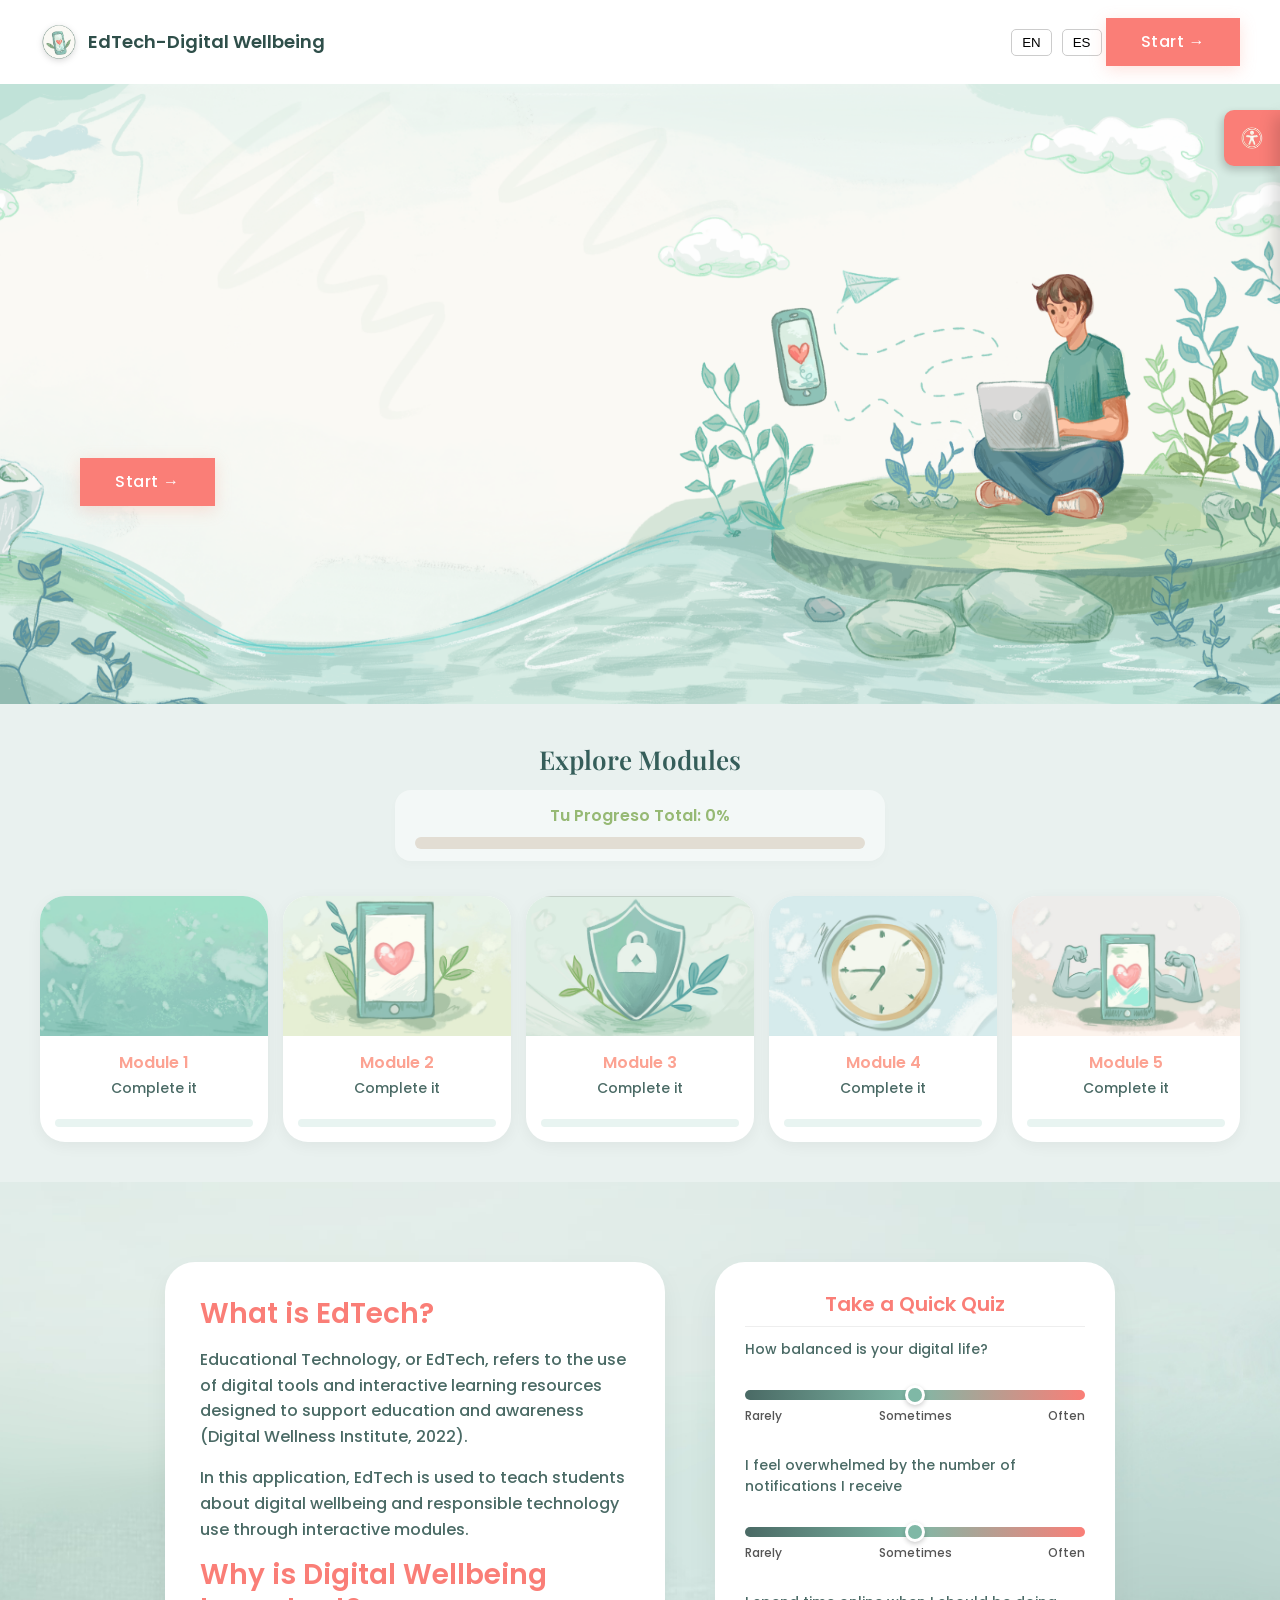
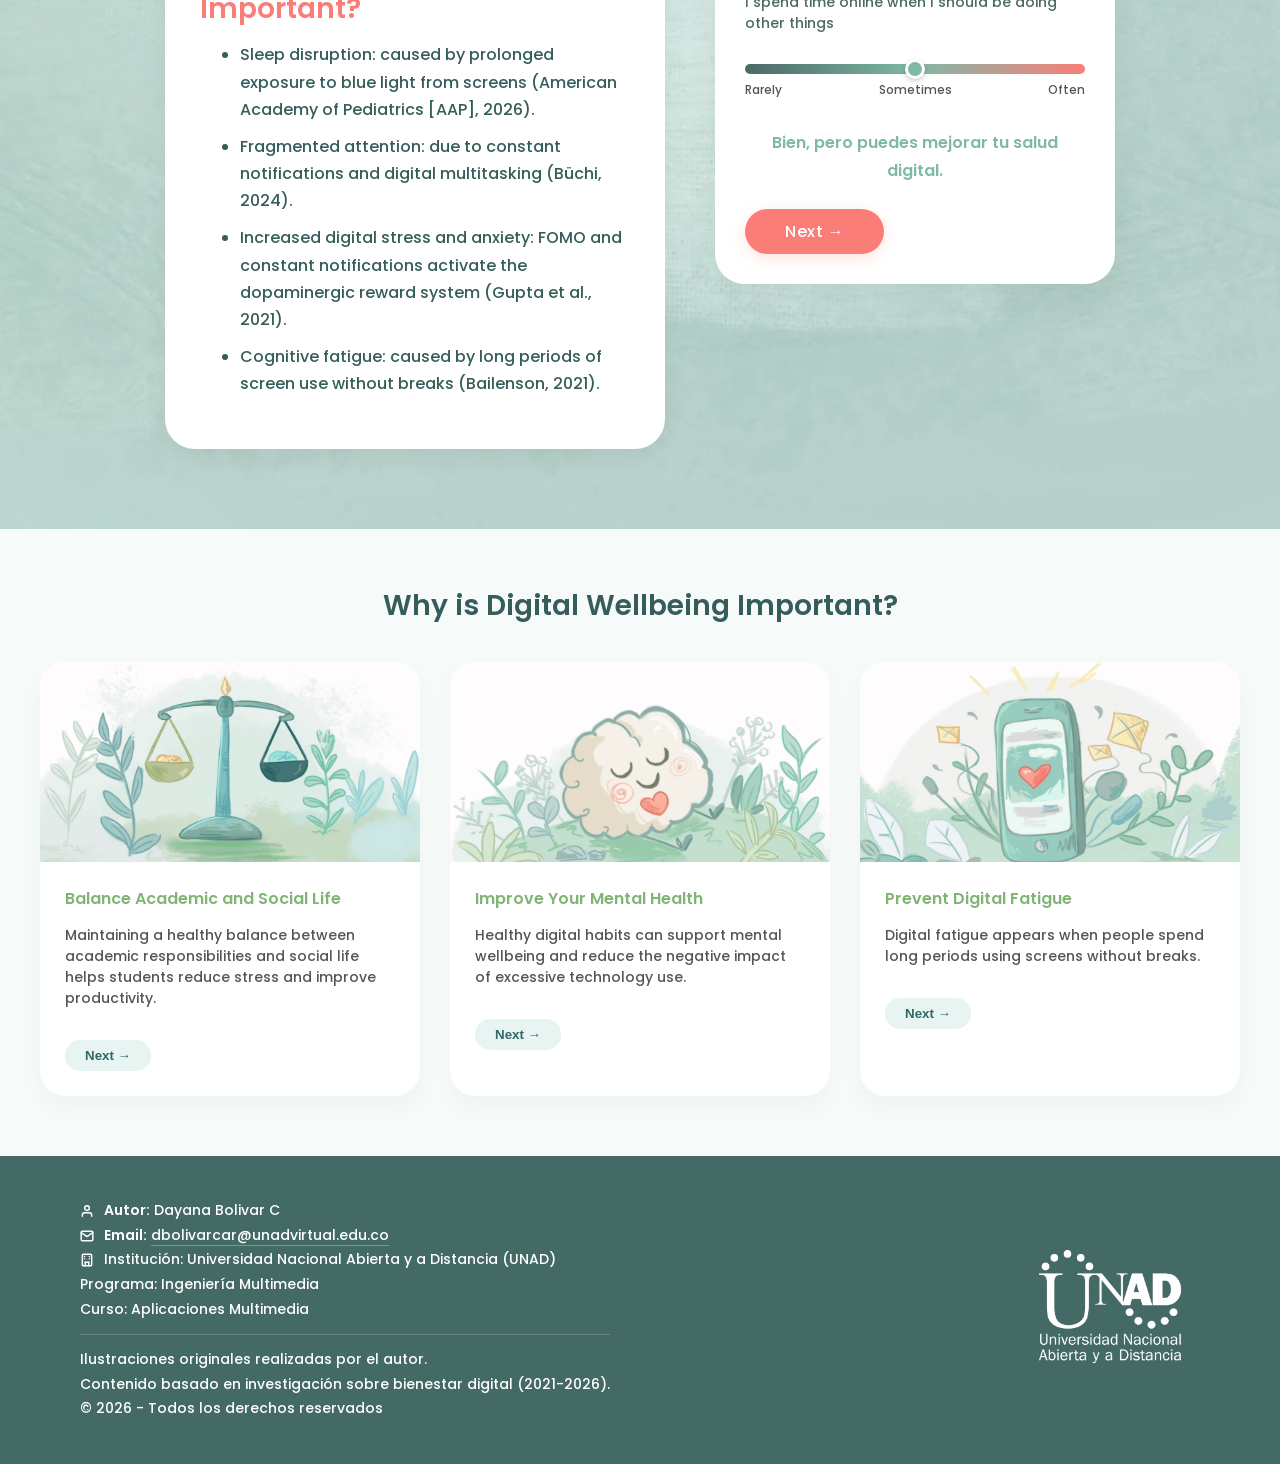
<file: index.html>
<!DOCTYPE html>
<html lang="es">
<head>
  <meta charset="UTF-8">
  <title>EdTech-Digital Wellbeing App</title>
  <link rel="stylesheet" href="styles.css">
  <link rel="stylesheet" href="css/global.css">
</head>

<body>

  <div id="leaves-container"></div>

  <header class="navbar">
    <a href="index.html" class="logo">
      <img src="Archives/icons/icono-principal.png" class="logo-icon">
      <h2 class="logo-text">EdTech-Digital Wellbeing</h2>
    </a>

    <nav class="nav-actions">
      <button class="lang">EN</button>
      <button class="lang">ES</button>
      <a href="modules/module1.html" class="btn-primary"
         data-en="Start →"
         data-es="Comenzar →">
        Start →
      </a>
    </nav>
  </header>

  <section class="hero">
    <div class="hero-text">
      <h1 data-en="EdTech-Digital Wellbeing"
          data-es="EdTech-Bienestar Digital">
        EdTech-Digital Wellbeing
      </h1>
      <p data-en="Learn about digital balance, healthy online habits, cybersecurity awareness, and effective time management supported by scientific evidence."
         data-es="Aprende sobre equilibrio digital, hábitos saludables en línea, ciberseguridad y gestión del tiempo respaldados por evidencia científica.">
        Learn about digital balance, healthy online habits, cybersecurity awareness, and effective time management supported by scientific evidence.
      </p>
      <a href="modules/module1.html" class="btn-primary"
         data-en="Start →"
         data-es="Comenzar →">
        Start →
      </a>
    </div>
  </section>

<section class="modules">
  <h2 data-en="Explore Modules" data-es="Explorar Módulos" style="text-align: center; margin-bottom: 5px; font-family: 'Playfair Display', serif; font-size: var(--fs-subtitle); color: #355e5a;">
    Explore Modules
  </h2>
  
  <div class="main-progress-container">
    <p class="main-progress-text">
      <span data-en="Your Total Progress:" data-es="Tu Progreso Total:">Tu Progreso Total:</span> 
      <span id="progress-text">0%</span>
    </p>
    <div class="main-progress-bar-bg">
      <div id="main-progress-fill" class="progress-fill"></div>
    </div>
  </div>

  <div class="module-grid">
    
    <a href="modules/module1.html" class="module-card" data-module="1">
      <img src="Archives/illustrations/fondo-4.jpg" class="module-img">
      <div class="module-card-content">
        <span class="module-title" data-en="Module 1" data-es="Módulo 1">Module 1</span>
        <span class="module-progress-text" data-en="Complete it" data-es="Complétame">Complete it</span>
      </div>
      <div class="progress-bar">
        <div class="progress-fill-card"></div>
      </div>
    </a>

    <a href="modules/module2.html" class="module-card" data-module="2">
      <img src="Archives/illustrations/grafico-celular-2.jpg" class="module-img">
      <div class="module-card-content">
        <span class="module-title" data-en="Module 2" data-es="Módulo 2">Module 2</span>
        <span class="module-progress-text" data-en="Complete it" data-es="Complétame">Complete it</span>
      </div>
      <div class="progress-bar">
        <div class="progress-fill-card"></div>
      </div>
    </a>

    <a href="modules/module3.html" class="module-card" data-module="3">
      <img src="Archives/illustrations/grafico-seguridad.jpg" class="module-img">
      <div class="module-card-content">
        <span class="module-title" data-en="Module 3" data-es="Módulo 3">Module 3</span>
        <span class="module-progress-text" data-en="Complete it" data-es="Complétame">Complete it</span>
      </div>
      <div class="progress-bar">
        <div class="progress-fill-card"></div>
      </div>
    </a>

    <a href="modules/module4.html" class="module-card" data-module="4">
      <img src="Archives/illustrations/grafico-reloj.jpg" class="module-img">
      <div class="module-card-content">
        <span class="module-title" data-en="Module 4" data-es="Módulo 4">Module 4</span>
        <span class="module-progress-text" data-en="Complete it" data-es="Complétame">Complete it</span>
      </div>
      <div class="progress-bar">
        <div class="progress-fill-card"></div>
      </div>
    </a>

    <a href="modules/module5.html" class="module-card" data-module="5">
      <img src="Archives/illustrations/grafico-celular-3.jpg" class="module-img">
      <div class="module-card-content">
        <span class="module-title" data-en="Module 5" data-es="Módulo 5">Module 5</span>
        <span class="module-progress-text" data-en="Complete it" data-es="Complétame">Complete it</span>
      </div>
      <div class="progress-bar">
        <div class="progress-fill-card"></div>
      </div>
    </a>

  </div>
</section>

  <div class="info-background">
    <section class="content">
      <div class="info-box-white">
        <div class="content-text">
          <h3 data-en="What is EdTech?" data-es="¿Qué es EdTech?">
            What is EdTech?
          </h3>
          <p data-en="Educational Technology, or EdTech, refers to the use of digital tools and interactive learning resources designed to support education and awareness (Digital Wellness Institute, 2022)."
             data-es="La Tecnología Educativa, conocida como EdTech, se refiere al uso de herramientas digitales y recursos interactivos diseñados para apoyar la educación y la concienciación (Digital Wellness Institute, 2022).">
            Educational Technology, or EdTech, refers to the use of digital tools and interactive learning resources designed to support education and awareness (Digital Wellness Institute, 2022).
          </p>
          <p data-en="In this application, EdTech is used to teach students about digital wellbeing and responsible technology use through interactive modules."
             data-es="En esta aplicación, EdTech se utiliza para enseñar a los estudiantes sobre bienestar digital y el uso responsable de la tecnología mediante módulos interactivos.">
            In this application, EdTech is used to teach students about digital wellbeing and responsible technology use through interactive modules.
          </p>

          <h3 data-en="Why is Digital Wellbeing Important?" data-es="¿Por qué el bienestar digital es importante?">
            Why is Digital Wellbeing Important?
          </h3>

          <ul>
            <li data-en="Sleep disruption: caused by prolonged exposure to blue light from screens (American Academy of Pediatrics [AAP], 2026)."
                data-es="Alteraciones del sueño: causadas por la exposición prolongada a la luz azul de las pantallas (American Academy of Pediatrics [AAP], 2026).">
              Sleep disruption: caused by prolonged exposure to blue light from screens (American Academy of Pediatrics [AAP], 2026).
            </li>
            <li data-en="Fragmented attention: due to constant notifications and digital multitasking (Büchi, 2024)."
                data-es="Atención fragmentada: debido a las notificaciones constantes y la multitarea digital (Büchi, 2024).">
              Fragmented attention: due to constant notifications and digital multitasking (Büchi, 2024).
            </li>
            <li data-en="Increased digital stress and anxiety: FOMO and constant notifications activate the dopaminergic reward system (Gupta et al., 2021)."
                data-es="Aumento del estrés y la ansiedad digital: el FOMO y las notificaciones constantes activan el sistema de recompensa dopaminérgico (Gupta et al., 2021).">
              Increased digital stress and anxiety: FOMO and constant notifications activate the dopaminergic reward system (Gupta et al., 2021).
            </li>
            <li data-en="Cognitive fatigue: caused by long periods of screen use without breaks (Bailenson, 2021)."
                data-es="Fatiga cognitiva: causada por largos periodos frente a pantallas sin descansos (Bailenson, 2021).">
              Cognitive fatigue: caused by long periods of screen use without breaks (Bailenson, 2021).
            </li>
          </ul>
        </div>
      </div>
    </section>

    <section class="quiz">
      <h3 data-en="Take a Quick Quiz" data-es="Realiza una prueba rápida">Take a Quick Quiz</h3>

      <div class="quiz-item">
        <label data-en="How balanced is your digital life?" data-es="¿Qué tan equilibrada es tu vida digital?">How balanced is your digital life?</label>
        <input type="range" min="0" max="2" value="1" class="quiz-slider">
        <div class="slider-labels">
          <span data-en="Rarely" data-es="Rara vez">Rarely</span>
          <span data-en="Sometimes" data-es="A veces">Sometimes</span>
          <span data-en="Often" data-es="A menudo">Often</span>
        </div>
      </div>

      <div class="quiz-item">
        <label data-en="I feel overwhelmed by the number of notifications I receive" data-es="Me siento abrumado por la cantidad de notificaciones que recibo">I feel overwhelmed by the number of notifications I receive</label>
        <input type="range" min="0" max="2" value="1" class="quiz-slider">
        <div class="slider-labels">
          <span data-en="Rarely" data-es="Rara vez">Rarely</span>
          <span data-en="Sometimes" data-es="A veces">Sometimes</span>
          <span data-en="Often" data-es="A menudo">Often</span>
        </div>
      </div>

      <div class="quiz-item">
        <label data-en="I spend time online when I should be doing other things" data-es="Paso tiempo en línea cuando debería estar haciendo otras cosas">I spend time online when I should be doing other things</label>
        <input type="range" min="0" max="2" value="1" class="quiz-slider">
        <div class="slider-labels">
          <span data-en="Rarely" data-es="Rara vez">Rarely</span>
          <span data-en="Sometimes" data-es="A veces">Sometimes</span>
          <span data-en="Often" data-es="A menudo">Often</span>
        </div>
      </div>

      <p id="quiz-result" class="quiz-feedback"></p>
      <button class="btn-primary" id="btn-next-quiz" 
              data-en="Next →" 
              data-es="Siguiente →">
        Next →
      </button>
    </section>
  </div> 

  <section class="informacion">
    <h3 class="informacion-title" 
        data-en="Why is Digital Wellbeing Important?" 
        data-es="¿Por qué el bienestar digital es importante?">
      Why is Digital Wellbeing Important?
    </h3>

    <div class="info-grid">
      <a href="Infopag/info1.html" class="info-card">
        <img src="Archives/illustrations/grafico-balanza.jpg" alt="Balance" class="info-img">
        <div class="info-content">
          <h4 data-en="Balance Academic and Social Life" data-es="Equilibrar lo académico y lo social">
            Balance Academic and Social Life
          </h4>
          <p data-en="Maintaining a healthy balance between academic responsibilities and social life helps students reduce stress, improve productivity, and build stronger personal relationships." 
             data-es="Mantener un equilibrio saludable entre las responsabilidades académicas y la vida social ayuda a los estudiantes a reducir el estrés, mejorar su productividad y fortalecer sus relaciones personales.">
            Maintaining a healthy balance between academic responsibilities and social life helps students reduce stress and improve productivity.
          </p>
          <button class="btn-card" data-en="Next →" data-es="Siguiente →">
            Next →
          </button>
        </div>
      </a>

      <a href="Infopag/info2.html" class="info-card">
        <img src="Archives/illustrations/grafico-cerebro.jpg" alt="Salud Mental" class="info-img">
        <div class="info-content">
          <h4 data-en="Improve Your Mental Health" data-es="Mejora tu salud mental">
            Improve Your Mental Health
          </h4>
          <p data-en="Healthy digital habits can support mental wellbeing by reducing stress, limiting information overload, and promoting more mindful technology use." 
             data-es="Los hábitos digitales saludables pueden mejorar el bienestar mental al reducir el estrés, limitar la sobrecarga de información y fomentar un uso más consciente de la tecnología.">
            Healthy digital habits can support mental wellbeing and reduce the negative impact of excessive technology use.
          </p>
          <button class="btn-card" data-en="Next →" data-es="Siguiente →">
            Next →
          </button>
        </div>
      </a>

      <a href="Infopag/info3.html" class="info-card">
        <img src="Archives/illustrations/grafico-celular-1.jpg" alt="Fatiga" class="info-img">
        <div class="info-content">
          <h4 data-en="Prevent Digital Fatigue" data-es="Prevenir la fatiga digital">
            Prevent Digital Fatigue
          </h4>
          <p data-en="Digital fatigue appears when people spend long periods using screens without breaks, affecting concentration, vision, and overall wellbeing." 
             data-es="La fatiga digital aparece cuando las personas pasan largos periodos frente a pantallas sin descansos, afectando la concentración, la vista y el bienestar general.">
            Digital fatigue appears when people spend long periods using screens without breaks.
          </p>
          <button class="btn-card" data-en="Next →" data-es="Siguiente →">
            Next →
          </button>
        </div>
      </a>
    </div>
  </section>

  <footer class="main-footer">
    <div class="footer-container">
      <div class="footer-info">
        <p>
          <svg class="footer-svg" viewBox="0 0 24 24" fill="none" stroke="currentColor" stroke-width="2.5" stroke-linecap="round" stroke-linejoin="round"><path d="M20 21v-2a4 4 0 0 0-4-4H8a4 4 0 0 0-4 4v2"></path><circle cx="12" cy="7" r="4"></circle></svg>
          <strong data-en="Author:" data-es="Autor:">Autor:</strong> Dayana Bolivar C
        </p>
        
        <p>
          <svg class="footer-svg" viewBox="0 0 24 24" fill="none" stroke="currentColor" stroke-width="2.5" stroke-linecap="round" stroke-linejoin="round"><path d="M4 4h16c1.1 0 2 .9 2 2v12c0 1.1-.9 2-2 2H4c-1.1 0-2-.9-2-2V6c0-1.1.9-2 2-2z"></path><polyline points="22,6 12,13 2,6"></polyline></svg>
          <strong data-en="Email:" data-es="Email:">Email:</strong> <a href="mailto:dbolivarcar@unadvirtual.edu.co">dbolivarcar@unadvirtual.edu.co</a>
        </p>
        
        <p>
          <svg class="footer-svg" viewBox="0 0 24 24" fill="none" stroke="currentColor" stroke-width="2.5" stroke-linecap="round" stroke-linejoin="round"><rect x="4" y="2" width="16" height="20" rx="2" ry="2"></rect><line x1="9" y1="22" x2="9" y2="16"></line><line x1="15" y1="22" x2="15" y2="16"></line><line x1="9" y1="16" x2="15" y2="16"></line><path d="M8 6h.01"></path><path d="M16 6h.01"></path><path d="M8 10h.01"></path><path d="M16 10h.01"></path></svg>
          <span data-en="Institution: National Open and Distance University (UNAD)" data-es="Institución: Universidad Nacional Abierta y a Distancia (UNAD)">Institución: Universidad Nacional Abierta y a Distancia (UNAD)</span>
        </p>
        
        <p data-en="Program: Multimedia Engineering" data-es="Programa: Ingeniería Multimedia">Programa: Ingeniería Multimedia</p>
        <p data-en="Course: Multimedia Applications" data-es="Curso: Aplicaciones Multimedia">Curso: Aplicaciones Multimedia</p>
        
        <hr class="footer-divider">
        
        <p data-en="Original illustrations created by the author." data-es="Ilustraciones originales realizadas por el autor.">Ilustraciones originales realizadas por el autor.</p>
        <p data-en="Content based on digital wellbeing research (2021–2026)." data-es="Contenido basado en investigación sobre bienestar digital (2021-2026).">Contenido basado en investigación sobre bienestar digital (2021-2026).</p>
        <p data-en="© 2026 - All rights reserved" data-es="© 2026 - Todos los derechos reservados">© 2026 - Todos los derechos reservados</p>
      </div>

      <div class="footer-logo">
        <img src="Archives/icons/Logo-unad.png" alt="Logo UNAD" class="unad-logo">
      </div>
    </div>
  </footer >

  <div id="accessibility-container">
    <div id="accessibility-tab">
      <img src="Archives/icons/accesibilidadIcono.png" alt="Accesibilidad" class="acc-tab-icon">
    </div>

    <div id="accessibility-panel">
      <p data-en="Text size" data-es="Tamaño de texto">Text size</p>
      <button class="acc-btn" data-size="normal" data-en="Normal" data-es="Normal">Normal</button>
      <button class="acc-btn" data-size="large" data-en="Large" data-es="Grande">Large</button>
    </div>
  </div>

  <script src="Js/accessibility.js"></script>
  <script src="Js/leaves.js"></script><script src="./main.js"></script>

</body>
</html>
</file>
<file: styles.css>
@import url('https://fonts.googleapis.com/css2?family=Playfair+Display:wght@700&display=swap');

:root {
  --primary: #7FB8A6;
  --secondary: #FA7E77;
  --background: #F6FBFA;
  --card-bg: #FFFFFF;
  --text-main: #4A6A65;
}

/* ===== SISTEMA TIPOGRAFICO ===== */
:root {
  --fs-title: 42px;
  --fs-subtitle: 26px;
  --fs-section: 20px;
  --fs-body: 16px;
  --fs-small: 14px;

  /* MEJORA: Escalado de grosores para mayor robustez y legibilidad */
  --fw-bold: 700;    /* Antes 600 */
  --fw-medium: 600;  /* Antes 500 */
  --fw-regular: 500; /* Antes 400 */

  --lh-tight: 1.2;
  --lh-normal: 1.5;
  --lh-loose: 1.7;
}

body {
  font-family: 'Poppins', sans-serif;
  margin: 0;
  background: #e9f1ef;
  color: #355e5a;
  font-weight: var(--fw-regular); /* Base más gruesa por defecto */
}

/* MEJORA: Se fuerza el grosor semi-bold en párrafos, listas, etiquetas y textos pequeños de tarjetas */
p, li, .quiz-item label, .footer-info p, .info-content p, .slider-labels span {
  font-weight: var(--fw-medium);
}

/* NAVBAR */
.navbar {
  display: flex;
  justify-content: space-between;
  align-items: center;
  padding: 18px 40px;
  background: white;
  box-shadow: 0 2px 6px rgba(0,0,0,0.05);
}

.logo {
  display: flex;
  align-items: center;
  gap: 10px;
  font-weight: var(--fw-bold);
  text-decoration: none;
  color: inherit;
}

.logo-icon {
  width: 38px;
  height: 38px;
  object-fit: contain;
  filter: drop-shadow(0 2px 3px rgba(0,0,0,0.15));
}

.logo-text {
  font-size: 18px;
  margin: 0;
  font-weight: var(--fw-bold);
}

.nav-actions button {
  border: 1px solid #ccc;
  background: white;
  padding: 5px 10px;
  margin-left: 6px;
  border-radius: 5px;
  cursor: pointer;
  font-weight: var(--fw-medium);
}

/* RESET VISUAL PARA EL LOGO COMO LINK */
.logo,
.logo:visited,
.logo:hover,
.logo:active,
.logo:focus {
  text-decoration: none;
  color: inherit;
}

.logo:focus {
  outline: none;
}

/* HERO */
.hero {
  display: flex;
  align-items: center;
  justify-content: flex-start;
  padding: 100px 80px;
  background-image: url("Archives/illustrations/fondo-principal.png");
  background-size: cover;
  background-position: center;
  background-repeat: no-repeat;
  min-height: 420px;
}

.hero-text {
  max-width: 520px;
  background: rgba(255,255,255,0.0);
}

.hero-text h1 {
  font-family: 'Playfair Display', serif; /* CAMBIO: Nueva tipografía premium elegida */
  font-size: var(--fs-title);
  font-weight: var(--fw-bold);
  margin-bottom: 16px;
  color: #d6635d; /* CAMBIO: Título principal EdTech-Digital Wellbeing ahora en Coral */
}

.hero-text p {
  font-size: var(--fs-section);
  line-height: var(--lh-normal);
}

/* ===== MODULES SECTION CONFIGURATION ===== */
.modules {
  padding: 40px;
}

/* CONTENEDOR DE PROGRESO GLOBAL INDEPENDIENTE */
.main-progress-container {
  max-width: 450px;
  margin: 15px auto 35px auto; /* Centrado absoluto con margen inferior armónico */
  text-align: center;
  padding: 12px 20px;
  background-color: rgba(255, 255, 255, 0.45); /* Fondo sutil que se funde con la acuarela */
  border-radius: 16px;
  box-shadow: 0 4px 10px rgba(0,0,0,0.02);
}

.main-progress-text {
  font-weight: var(--fw-bold); 
  color: #96b974; 
  margin: 0 0 8px 0;
  font-size: 16px;
}

.main-progress-bar-bg {
  width: 100%; 
  height: 12px; 
  background-color: #E2DDD3; 
  border-radius: 10px; 
  overflow: hidden;
}

#main-progress-fill {
  height: 100%; 
  width: 0%; 
  background-color: #76A6A7; 
  transition: width 0.6s cubic-bezier(0.4, 0, 0.2, 1);
}

/* REJILLA DE TARJETAS */
.module-grid {
  display: grid;
  grid-template-columns: repeat(5, 1fr);
  gap: 15px; 
  align-items: stretch;
}

/* DISEÑO INTERNO DE LA TARJETA */
.module-card {
  background: #ffffff;
  border-radius: 25px; 
  text-decoration: none;
  color: #4A6A65;
  overflow: hidden;
  display: flex;
  flex-direction: column;
  box-shadow: 0 4px 15px rgba(0,0,0,0.05);
  transition: transform 0.3s ease, box-shadow 0.3s ease;
  padding: 0; 
}

.module-card:hover {
  transform: translateY(-8px);
  box-shadow: 0 10px 20px rgba(0,0,0,0.08);
}

.module-img {
  width: 100%;       
  height: 140px;     
  object-fit: cover; 
  display: block;
  margin: 0;
  border-bottom: none;
}

/* CONTENIDO DE LA TARJETA PERFECTAMENTE CENTRADO */
.module-card-content {
  padding: 20px 10px;
  text-align: center;
  display: flex;
  flex-direction: column;
  align-items: center;      /* Centrado horizontal interno */
  justify-content: center;   /* Centrado vertical interno */
  flex-grow: 1;              /* Distribuye el espacio sobrante equitativamente */
  line-height: var(--lh-normal);
}

/* BARRAS DE PROGRESO INDIVIDUALES DE CADA TARJETA */
.progress-bar {
  height: 8px;
  background: #E8F4F1;
  border-radius: 10px;
  margin: 0 15px 15px 15px; /* Margen inferior consistente */
}

.progress-fill-card {
  height: 100%;
  width: 0%; /* Cambiará dinámicamente si controlas progreso individual */
  background: var(--primary);
  border-radius: 10px;
  transition: width 0.4s ease;
}

/* CONTENT */
.content {
  flex: 1;
  max-width: 500px;
  padding: 0;
  margin: 0; /* CORRECCIÓN: Eliminados margin-left y margin-top para perfecta alineación y fluidez */
}

/* QUIZ */
.quiz {
  flex: 0 0 400px;
  background: white;
  padding: 30px;
  border-radius: 30px;
  box-shadow: 0 15px 35px rgba(0,0,0,0.05);
  box-sizing: border-box;
}

.quiz h3 {
  font-size: var(--fs-section);
  font-weight: var(--fw-bold);
  text-align: center;
  color: #FA7E77; /* CAMBIO: Título "Take a Quick Quiz" ahora en Coral */
  border-bottom: 1px solid #eee;
  padding-bottom: 10px;
}

.quiz-item {
  margin-bottom: 30px;
}

.quiz-item label {
  display: block;
  margin-bottom: 15px;
  font-size: 14px;
  color: #4A6A65; 
}

/* Estilo de la barra (Slider) */
.quiz-slider {
  -webkit-appearance: none;
  appearance: none;
  width: 100%;
  height: 10px;
  border-radius: 5px;
  background: linear-gradient(to right, #4A6A65, #7FB8A6, #FA7E77);
  outline: none;
  margin: 15px 0 5px 0;
}

.quiz-slider::-webkit-slider-thumb {
  -webkit-appearance: none;
  appearance: none;
  width: 20px;
  height: 20px;
  border-radius: 50%;
  background: var(--thumb-color, #7FB8A6);
  border: 3px solid white;
  cursor: pointer;
  box-shadow: 0 2px 5px rgba(0,0,0,0.2);
  transition: background 0.2s ease;
}

.slider-labels {
  display: flex;
  justify-content: space-between;
  margin-bottom: 20px;
}

.slider-labels span {
  font-size: 12px;
  color: #555; 
  font-family: 'Poppins', sans-serif;
}

.quiz-feedback {
  font-weight: var(--fw-bold);
  text-align: center;
  margin: 20px 0;
  min-height: 60px;
}

.quiz-slider[value="0"]::-webkit-slider-thumb { background: #4A6A65 !important; }
.quiz-slider[value="1"]::-webkit-slider-thumb { background: #7FB8A6 !important; }
.quiz-slider[value="2"]::-webkit-slider-thumb { background: #FA7E77 !important; }

/* BENEFITS */
.benefit-grid {
  display: grid;
  grid-template-columns: repeat(3, 1fr);
  gap: 20px;
}

.benefit-card {
  background: white;
  padding: 20px;
  border-radius: 16px;
}

.module-card {
  background: #ffffff;
  border-radius: 25px; 
  text-decoration: none;
  color: #4A6A65;
  overflow: hidden;
  display: flex;
  flex-direction: column;
  box-shadow: 0 4px 15px rgba(0,0,0,0.05);
  transition: transform 0.3s ease, box-shadow 0.3s ease;
  padding: 0; 
}

.module-card:hover {
  transform: translateY(-8px);
  box-shadow: 0 10px 20px rgba(0,0,0,0.08);
}

.module-img {
  width: 100%;       
  height: 140px;     
  object-fit: cover; 
  display: block;
  margin: 0;
  border-bottom: none;
}

.module-card-content {
  padding: 15px 10px 20px 10px;
  text-align: center;
  font-weight: var(--fw-medium);
  font-size: var(--fs-small);
  line-height: var(--lh-normal);
}

.dark {
  --background: #1E2A28;
  --card-bg: #2E3A38;
  --text-main: #E4F1EE;
}

section {
  animation: fadeIn 0.8s ease-in;
}

@keyframes fadeIn {
  from {opacity:0; transform: translateY(10px);}
  to {opacity:1; transform: translateY(0);}
}

/* ==== MODULE PAGES ==== */
.module-hero {
  padding: 60px 40px;
  text-align: center;
}

.progress-section {
  padding: 20px 40px;
}

.subsection {
  padding: 60px 40px;
}

.sub-content {
  display: flex;
  gap: 40px;
}

.text-area {
  flex: 1;
}

.media-area {
  flex: 1;
}

.image-placeholder {
  background: var(--card-bg);
  height: 200px;
  border-radius: 20px;
  display: flex;
  align-items: center;
  justify-content: center;
}

.interactive-box {
  margin-top: 20px;
}

.module-navigation {
  display: flex;
  justify-content: space-between;
  padding: 40px;
}

/* SECTION WITH BACKGROUND IMAGE */
.info-background { 
  display: flex;
  justify-content: center; 
  align-items: flex-start; /* Mantiene ambos elementos perfectamente alineados por arriba */
  background-image: url("Archives/illustrations/fondo-2.jpg");
  background-size: cover;
  background-position: center top;
  background-repeat: no-repeat;
  padding: 80px 5%; 
  gap: 50px; 
  min-height: 500px; 
}

/* Seccion informacion abajo */
.informacion {
  padding: 60px 40px;
  background: #F6FBFA; 
  text-align: center;
  width: 100%;
  box-sizing: border-box;
}

.informacion-title {
  font-size: 28px;
  color: #355E5A; 
  margin-bottom: 40px;
  font-weight: var(--fw-bold);
}

.info-grid {
  display: grid;
  grid-template-columns: repeat(3, 1fr); 
  gap: 30px;
  max-width: 1200px;
  margin: 0 auto;
}

.info-card {
  background: white;
  border-radius: 25px;
  text-decoration: none;
  color: inherit;
  overflow: hidden;
  display: flex;
  flex-direction: column;
  box-shadow: 0 10px 20px rgba(0,0,0,0.03);
  transition: transform 0.3s ease;
}

.info-card:hover {
  transform: translateY(-10px); 
}

.info-img {
  width: 100%;
  height: 200px;
  object-fit: cover;
}

.info-content {
  padding: 25px;
  text-align: left;
}

.info-content h4 {
  margin: 0 0 10px 0;
  color: #80B574; 
  font-weight: var(--fw-bold);
}

.info-content p {
  font-size: 14px;
  color: #555; 
  line-height: 1.5;
}

.btn-card {
  margin-top: 15px;
  background: #E8F4F1;
  border: none;
  padding: 8px 20px;
  border-radius: 15px;
  color: #316867;
  font-weight: var(--fw-bold);
  cursor: pointer;
  transition: background 0.2s ease, color 0.2s ease;
}

.btn-card:hover {
  background: #316867;
  color: white;
}

/* Footer */
.main-footer {
  background-color: #446A66; 
  color: white;
  padding: 40px 80px;
  margin-top: 0; 
}

.footer-container {
  max-width: 1200px;
  margin: 0 auto;
  display: flex;
  justify-content: space-between;
  align-items: center;
}

.footer-info {
  max-width: 600px;
}

.footer-info p, .footer-info strong, .footer-info span {
  margin: 5px 0;
  font-size: 14px;
  line-height: 1.4;
  color: #FFFFFF !important;
}

.footer-info strong {
  font-weight: var(--fw-bold);
}

.footer-info a {
  color: #FFFFFF !important;
  text-decoration: none;
  border-bottom: 1px solid rgba(255,255,255,0.4);
  font-weight: var(--fw-medium);
}

.footer-svg {
  width: 14px;
  height: 14px;
  vertical-align: middle;
  margin-right: 6px;
  display: inline-block;
  color: #FFFFFF;
}

.footer-divider {
  border: 0;
  border-top: 1px solid rgba(255,255,255,0.2);
  margin: 15px 0;
}

.unad-logo {
  max-width: 180px; 
  height: auto;
  filter: brightness(0) invert(1); 
}

.info-box-white {
  background: white;
  padding: 35px;
  border-radius: 30px;
  box-shadow: 0 10px 25px rgba(0,0,0,0.05);
}

.info-box-white h3 {
  font-size: 28px;
  margin-bottom: 15px;
  color: #FA7E77; 
  font-weight: var(--fw-bold);
}

.info-box-white p {
  font-size: 16px;
  line-height: 1.6;
}

/* HERO ANIMACIONES */
.hero {
  opacity:0;
  transform: translateY(120px);
  transition: all 1s ease;
}

.hero.visible {
  opacity:1;
  transform: translateY(0);
}

.hero-text h1,
.hero-text p,
.hero-text .btn-primary {
  opacity:0;
  transform: translateX(-80px);
  transition: all 0.8s ease;
}

.hero-text h1.visible,
.hero-text p.visible,
.hero-text .btn-primary.visible {
  opacity:1;
  transform: translateX(0);
}

.hero-text h1:hover,
.hero-text p:hover {
  transform: translateX(4px) translateY(-1px);
  transition: transform 0.2s ease;
}

/* ===== BOTONES ===== */
.btn-start:hover {
  background:#FA7E77;
  border-color:#FA7E77;
  transform:translateY(-2px);
  box-shadow:0 4px 10px rgba(0,0,0,0.1);
}

.btn-start:active {
  transform:scale(0.96);
}

.btn-primary {
  display: inline-flex;
  align-items: center;
  justify-content: center;
  background-color: #FA7E77; 
  color: #FFFFFF;           
  padding: 12px 35px;
  font-size: 16px;
  text-decoration: none;
  border: none;
  cursor: pointer;
  transition: all 0.3s ease;
  font-family: 'Poppins', sans-serif;
  letter-spacing: 0.5px;
  box-shadow: 0 4px 15px rgba(252, 162, 146, 0.3); 
  outline: none;
  font-weight: var(--fw-medium);
}

.btn-primary:hover {
  background-color: #FA7E77; 
  transform: translateY(-2px);
  box-shadow: 0 6px 20px rgba(252, 162, 146, 0.4);
}

.btn-primary:active {
  transform: scale(0.96);
}

.quiz .btn-primary {
  margin-top: 20px;
  display: block;
  width: fit-content;
  background-color: #FA7E77; 
  border-radius: 25px;
  padding: 10px 40px;
}

/* TITULO DE LOS MODULOS */
.module-title {
  font-size:16px;
  font-weight: var(--fw-bold);
  color: #FCA292; 
  margin-bottom:3px;
  display:block;
}

/* ===== ACCESSIBILITY MENU ===== */
#accessibility-container {
  position: fixed;
  right: 0;
  top: 110px; 
  z-index: 9999;
  display: flex;
  align-items: stretch;
  transform: translateX(256px);
  transition: transform 0.3s ease;
}

#accessibility-container.active {
  transform: translateX(0);
}

#accessibility-tab {
  background: #FA7E77;
  color: white;
  padding: 8px;
  width: 40px;
  height: 40px;
  cursor: pointer;
  display: flex;
  align-items: center;
  justify-content: center;
  border-radius: 10px 0 0 10px;
  box-shadow: -2px 4px 8px rgba(0,0,0,0.2);
  transition: 0.3s;
}

#accessibility-tab:hover {
  background: #f45c55;
  transform: scale(1.05);
}

.acc-tab-icon {
  width: 24px;
  height: 24px;
  object-fit: contain;
}

#accessibility-panel {
  width: 220px;
  background: white;
  padding: 18px;
  box-shadow: -6px 6px 16px rgba(0,0,0,0.15);
  border-radius: 0 0 0 10px;
}

#accessibility-panel p {
  font-weight: var(--fw-bold);
  margin-bottom: 10px;
}

.acc-btn {
  width: 100%;
  margin: 6px 0;
  padding: 8px;
  border: none;
  background: #f1f1f1;
  cursor: pointer;
  border-radius: 6px;
  transition: 0.2s;
  font-weight: var(--fw-medium);
}

.acc-btn:hover {
  background: #355E5A;
  color: white;
}

body.acc-large {
  font-size: 118%;
}

body.acc-large h1, body.acc-large h2, body.acc-large h3, 
body.acc-large p, body.acc-large li, body.acc-large span {
  font-size: 1.18em;
}


/* ===== RESPONSIVE ===== */
@media (max-width:768px) {
  .hero {
    flex-direction: column;
  }

  .module-grid {
    grid-template-columns: repeat(2,1fr);
    gap: 20px;
  }

  .content-text {
    padding:10px;
  }

  .content-text p {
    font-size:15px;
    line-height:1.6;
    margin-bottom:14px;
  }

  .info-box-white {
    padding:20px;
  }

  .quiz {
    padding:20px;
    flex: unset;          
    width: 100%;
    max-width: 100%;
  }

  .quiz-item {
    margin-bottom:20px;
  }

  .info-grid {
    display:flex;
    flex-direction:column;
    gap:20px;
  }

  .info-card {
    width:100%;
    display:flex;
    flex-direction:column;
  }

  .info-img {
    width:100%;
    height:auto;
  }

  .info-content {
    padding:15px;
  }

  .info-content p {
    font-size:14px;
    line-height:1.5;
  }

  .btn-card {
    width:100%;
    text-align:center;
  }

  .module-card {
    flex-direction:column;
  }

  .module-img {
    width:100%;
    height:auto;
  }

  .module-card-content {
    padding:10px;
    text-align:center;
  }

  .info-background {
    flex-direction: column;
    padding: 40px 20px;
    gap: 30px;
  }

  .content {
    max-width: 100%;
  }
}
/* ==========================================
   SISTEMA DE HOJAS FLOTANTES (EFECTO BRIZA)
   ========================================== */
#leaves-container {
  position: fixed;
  top: 0;
  left: 0;
  width: 100%;
  height: 100vh;
  pointer-events: none; /* El cursor las atraviesa sin interactuar */
  z-index: 9999;        /* Se mantiene por encima de los fondos */
  overflow: hidden;
}

.leaf {
  position: absolute;
  top: -40px;
  pointer-events: none;
  opacity: 0.65;        /* Semi-transparentes para que sean sutiles */
  user-select: none;
  will-change: transform;
}

/* Animación combinada: caída vertical constante + balanceo de brisa */
@keyframes fallAndSway {
  0% {
    top: -40px;
    transform: translateX(0) rotate(0deg);
  }
  50% {
    /* El vaivén en medio de la caída */
    transform: translateX(60px) rotate(90deg);
  }
  100% {
    top: 105vh; /* Termina justo abajo de la pantalla visible */
    transform: translateX(-20px) rotate(180deg);
  }
}
</file>
<file: css/global.css>
/* ===== GLOBAL STYLE ===== */

@import url('https://fonts.googleapis.com/css2?family=Poppins:wght@300;400;500;600&display=swap');

:root {
  --fs-title: 42px;
  --fs-subtitle: 26px;
  --fs-section: 20px;
  --fs-body: 16px;
  --fs-small: 14px;

  --fw-bold: 600;
  --fw-medium: 500;
  --fw-regular: 400;

  --lh-tight: 1.2;
  --lh-normal: 1.5;
  --lh-loose: 1.7;
}

body{
  font-family:'Poppins', sans-serif;
  margin:0;
  background:#e9f1ef;
  color:#355e5a;

  font-size: var(--fs-body);
  line-height: var(--lh-normal);
}

h1, h2, h3 {
  margin-top: 0;
  margin-bottom: 12px;
  font-weight: var(--fw-bold);
  line-height: var(--lh-tight);
  color: #2f4f4a;
}

h1 {
  font-size: var(--fs-title);
}

h2 {
  font-size: var(--fs-subtitle);
}

h3 {
  font-size: var(--fs-section);
}

p {
  font-size: var(--fs-body);
  line-height: var(--lh-loose);
  margin-bottom: 16px;
  color: #4A6A65;
}

li {
  font-size: var(--fs-body);
  line-height: var(--lh-loose);
  margin-bottom: 10px;
}

/* NAVBAR */

.navbar{
display:flex;
justify-content:space-between;
align-items:center;

padding:18px 40px;

background:white;

box-shadow:0 2px 6px rgba(0,0,0,0.05);
}

.logo{
display:flex;
align-items:center;
gap:10px;
font-weight:600;
text-decoration:none;
color:inherit;
}

.logo-icon{
width:38px;
height:38px;
object-fit:contain;
filter: drop-shadow(0 2px 3px rgba(0,0,0,0.15));
}

.logo-text{
font-size:18px;
margin:0;
font-weight:600;
}

.nav-actions button{

border:1px solid #ccc;

background:white;

padding:5px 10px;

margin-left:6px;

border-radius:5px;

cursor:pointer;
}

/* RESET VISUAL PARA EL LOGO COMO LINK */

.logo,
.logo:visited,
.logo:hover,
.logo:active,
.logo:focus {
  text-decoration: none;
  color: inherit;
}

.logo:focus {
  outline: none;
}

/* ===== FOOTER ===== */

/*Footer*/
.main-footer {
  background-color: #446A66; 
  color: white;
  padding: 40px 80px;
  margin-top: 0; /* Se une perfectamente con la sección de información */
}

.footer-container {
  max-width: 1200px;
  margin: 0 auto;
  display: flex;
  justify-content: space-between;
  align-items: center;
}

.footer-info {
  max-width: 600px;
}

.footer-info p {
  margin: 5px 0;
  font-size: 14px;
  line-height: 1.4;
}

.footer-info a {
  color: white;
  text-decoration: none;
  border-bottom: 1px solid rgba(255,255,255,0.3);
}

.footer-divider {
  border: 0;
  border-top: 1px solid rgba(255,255,255,0.2);
  margin: 15px 0;
}

.unad-logo {
  max-width: 180px; /* Ajusta el tamaño del logo */
  height: auto;
  filter: brightness(0) invert(1); /* Opcional: vuelve el logo blanco si es oscuro */
}

/* Ajuste para móviles */
@media (max-width: 768px) {
  .footer-container {
    flex-direction: column;
    text-align: center;
    gap: 30px;
  }
  
  .footer-info {
    order: 2;
  }
  
  .footer-logo {
    order: 1;
  }
}

/* ===== BACKGROUND IMAGE SYSTEM ===== */

.bg-digital{
position: relative;

background-image: url("../Archives/illustrations/fondo-5.png");
background-size: cover;
background-position: center;
background-repeat: no-repeat;
background-attachment: fixed;

}

/* CAPA PARA BAJAR OPACIDAD DEL FONDO SIN AFECTAR CONTENIDO */

.bg-digital::before{
content: "";
position: absolute;
top: 0;
left: 0;
width: 100%;
height: 100%;

/* Ajusta aquí la intensidad */
background: rgba(255, 255, 255, 0.35);

z-index: 0;
}

/* ASEGURA QUE EL CONTENIDO ESTÉ ENCIMA */

.bg-digital > *{
position: relative;
z-index: 1;
}

/* ===== PAGE LOAD SWEEP ANIMATION ===== */

.page-loader{
position:fixed;
top:0;
left:0;
width:100%;
height:100%;
background:#e9f1ef;
z-index:9999;

transform:translateX(0);

transition:transform 2s ease;
}

@keyframes pageSweep{
0%{
transform:translateX(0);
}
100%{
transform:translateX(100%);
}
}

/* ===== FADE SLIDE ANIMATIONS ===== */

.fade-left{
opacity:0;
transform:translateX(-40px);
transition:all .8s ease;
}

.fade-right{
opacity:0;
transform:translateX(40px);
transition:all .8s ease;
}

.fade-visible{
opacity:1;
transform:translateX(0);
}

/* ===== TEXT HOVER MICRO ANIMATION ===== */

h1:hover,
h2:hover,
h3:hover,
p:hover{

transform:translateX(4px) translateY(-1px);
transition:transform .25s ease;

}

/* ===== CARD HOVER ===== */

.card:hover,
.module-card-horizontal:hover{

transform:translateY(-6px);
transition:all .25s ease;
box-shadow:0 12px 25px rgba(0,0,0,0.08);

}

/* ===== BACK BUTTON ===== */

.back-container{
position:sticky;
top:80px;
z-index:999;
padding:20px 40px;
}

.back-button{
display:inline-block;
text-decoration:none;
background:#FA7E77;
color:white;
padding:10px 18px;
border-radius:8px;
font-size:14px;
transition:0.3s;
}

.back-button:hover{
background:#2b4c49;
transform:translateY(-2px);
}

/* ==========================================================================
   SISTEMA DE CURSORES PERSONALIZADOS (ULTRA REFORZADO - ANTI-FILTROS)
   ========================================================================== */

/* 1. Cursor Normal (Avión de papel) */
html, body {
    cursor: url('../Archives/images/aviondepapel1fimagen.png'), default !important;
}

/* 2. Cursor de Selección (Línea de texto) */
p, h1, h2, h3, h4, h5, h6, span, label, input[type="text"], textarea, li {
    cursor: url('../Archives/images/text1imagen.png'), text;
}

/* 3. Cursor de Acción (Mano) - Incluye patrones inteligentes para Cards, Módulos y Accesibilidad */
a, button, .btn, [role="button"], input[type="submit"], input[type="button"], 
.quiz-slider, .lang, select, option, details summary, input[type="checkbox"], input[type="radio"],
[class*="card"], [class*="modulo"], [class*="module"], [class*="accesi"], [id*="accesi"] {
    cursor: url('../Archives/images/mano1imagen.png'), pointer !important;
}

/* 4. El Escudo Total: Fuerza a TODOS los elementos hijos (textos, iconos, imágenes) 
   dentro de botones, tarjetas o menús de accesibilidad a mantener la mano */
a *, button *, .btn *, [role="button"] *, .quiz-slider *, .lang *,
[class*="card"] *, [class*="modulo"] *, [class*="module"] *, [class*="accesi"] *, [id*="accesi"] * {
    cursor: url('../Archives/images/mano1imagen.png'), pointer !important;
    }
</file>
